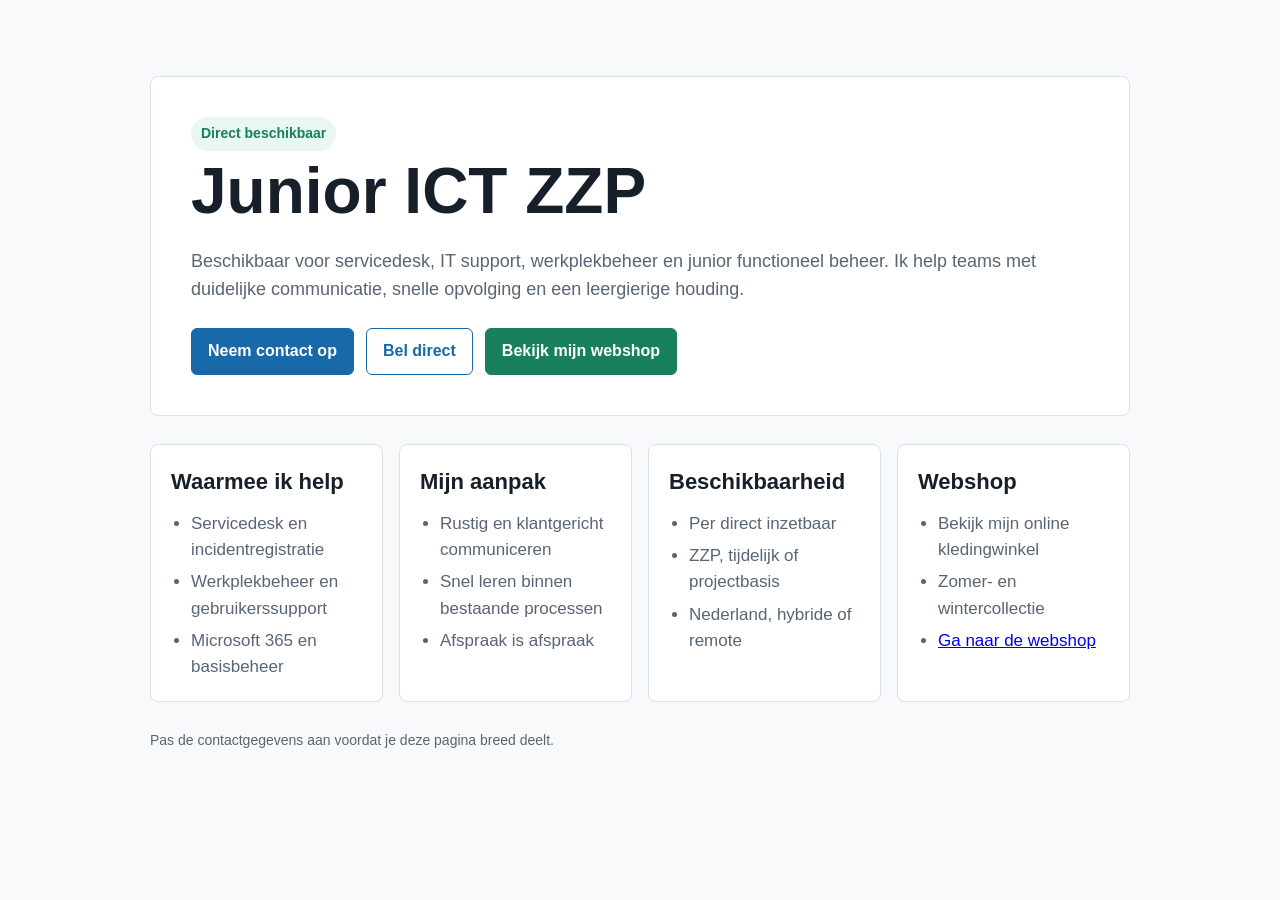
<file: index.html>
<!doctype html>
<html lang="nl">
  <head>
    <meta charset="utf-8">
    <meta name="viewport" content="width=device-width, initial-scale=1">
    <title>Junior ICT ZZP | Direct beschikbaar</title>
    <meta name="description" content="Junior ICT ZZP'er direct beschikbaar voor servicedesk, werkplekbeheer, functioneel beheer en IT support opdrachten.">
    <style>
      :root {
        color-scheme: light;
        --ink: #17202a;
        --muted: #586575;
        --line: #d9e1ea;
        --blue: #1769aa;
        --green: #18805d;
        --paper: #f7f9fb;
        --white: #ffffff;
      }

      * {
        box-sizing: border-box;
      }

      body {
        margin: 0;
        font-family: Arial, Helvetica, sans-serif;
        color: var(--ink);
        background: var(--paper);
        line-height: 1.55;
      }

      main {
        width: min(980px, calc(100% - 32px));
        margin: 0 auto;
        padding: 48px 0;
      }

      .hero {
        display: grid;
        gap: 24px;
        padding: 40px;
        background: var(--white);
        border: 1px solid var(--line);
        border-radius: 8px;
      }

      h1 {
        margin: 0;
        font-size: clamp(34px, 7vw, 64px);
        line-height: 1.02;
        letter-spacing: 0;
      }

      h2 {
        margin: 0 0 12px;
        font-size: 22px;
      }

      p {
        margin: 0;
        color: var(--muted);
        font-size: 18px;
      }

      .actions {
        display: flex;
        flex-wrap: wrap;
        gap: 12px;
      }

      .button {
        display: inline-flex;
        align-items: center;
        justify-content: center;
        min-height: 44px;
        padding: 10px 16px;
        border-radius: 6px;
        border: 1px solid var(--blue);
        color: var(--white);
        background: var(--blue);
        text-decoration: none;
        font-weight: 700;
      }

      .button.secondary {
        color: var(--blue);
        background: var(--white);
      }

      .button.shop {
        border-color: var(--green);
        background: var(--green);
      }

      .grid {
        display: grid;
        grid-template-columns: repeat(auto-fit, minmax(220px, 1fr));
        gap: 16px;
        margin-top: 20px;
      }

      .card {
        min-height: 140px;
        padding: 20px;
        background: var(--white);
        border: 1px solid var(--line);
        border-radius: 8px;
      }

      .status {
        display: inline-flex;
        width: fit-content;
        margin-bottom: 8px;
        padding: 6px 10px;
        border-radius: 999px;
        color: var(--green);
        background: #e9f6f1;
        font-weight: 700;
        font-size: 14px;
      }

      section {
        margin-top: 28px;
      }

      ul {
        margin: 0;
        padding-left: 20px;
        color: var(--muted);
        font-size: 17px;
      }

      li + li {
        margin-top: 6px;
      }

      footer {
        margin-top: 28px;
        color: var(--muted);
        font-size: 14px;
      }

      @media (max-width: 620px) {
        main {
          padding: 24px 0;
        }

        .hero {
          padding: 24px;
        }

        p {
          font-size: 16px;
        }
      }
    </style>
  </head>
  <body>
    <main>
      <section class="hero">
        <div>
          <span class="status">Direct beschikbaar</span>
          <h1>Junior ICT ZZP</h1>
        </div>
        <p>
          Beschikbaar voor servicedesk, IT support, werkplekbeheer en junior functioneel beheer.
          Ik help teams met duidelijke communicatie, snelle opvolging en een leergierige houding.
        </p>
        <div class="actions">
          <a class="button" href="mailto:jouwemail@example.com">Neem contact op</a>
          <a class="button secondary" href="tel:+31600000000">Bel direct</a>
          <a class="button shop" href="/webshop/">Bekijk mijn webshop</a>
        </div>
      </section>

      <section>
        <div class="grid">
          <article class="card">
            <h2>Waarmee ik help</h2>
            <ul>
              <li>Servicedesk en incidentregistratie</li>
              <li>Werkplekbeheer en gebruikerssupport</li>
              <li>Microsoft 365 en basisbeheer</li>
            </ul>
          </article>
          <article class="card">
            <h2>Mijn aanpak</h2>
            <ul>
              <li>Rustig en klantgericht communiceren</li>
              <li>Snel leren binnen bestaande processen</li>
              <li>Afspraak is afspraak</li>
            </ul>
          </article>
          <article class="card">
            <h2>Beschikbaarheid</h2>
            <ul>
              <li>Per direct inzetbaar</li>
              <li>ZZP, tijdelijk of projectbasis</li>
              <li>Nederland, hybride of remote</li>
            </ul>
          </article>
          <article class="card">
            <h2>Webshop</h2>
            <ul>
              <li>Bekijk mijn online kledingwinkel</li>
              <li>Zomer- en wintercollectie</li>
              <li><a href="/webshop/">Ga naar de webshop</a></li>
            </ul>
          </article>
        </div>
      </section>

      <footer>
        Pas de contactgegevens aan voordat je deze pagina breed deelt.
      </footer>
    </main>
  </body>
</html>
</file>
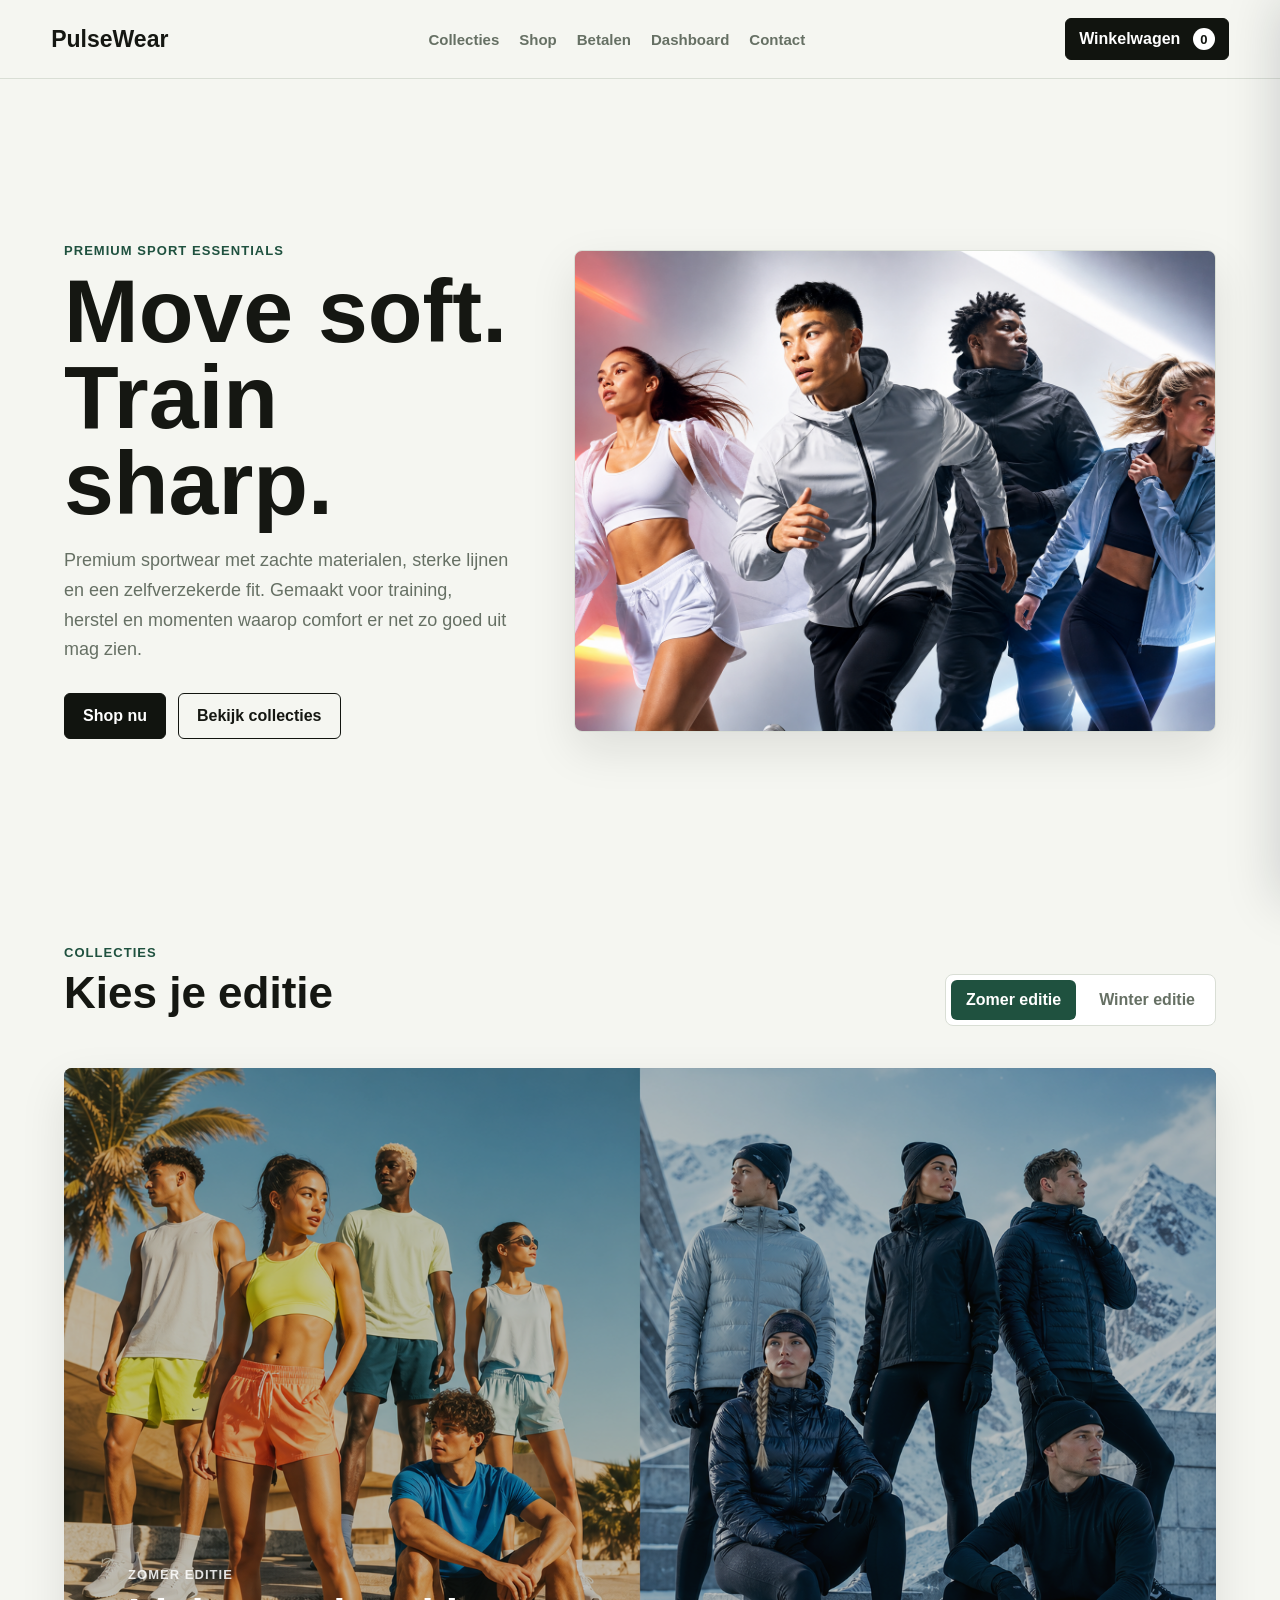
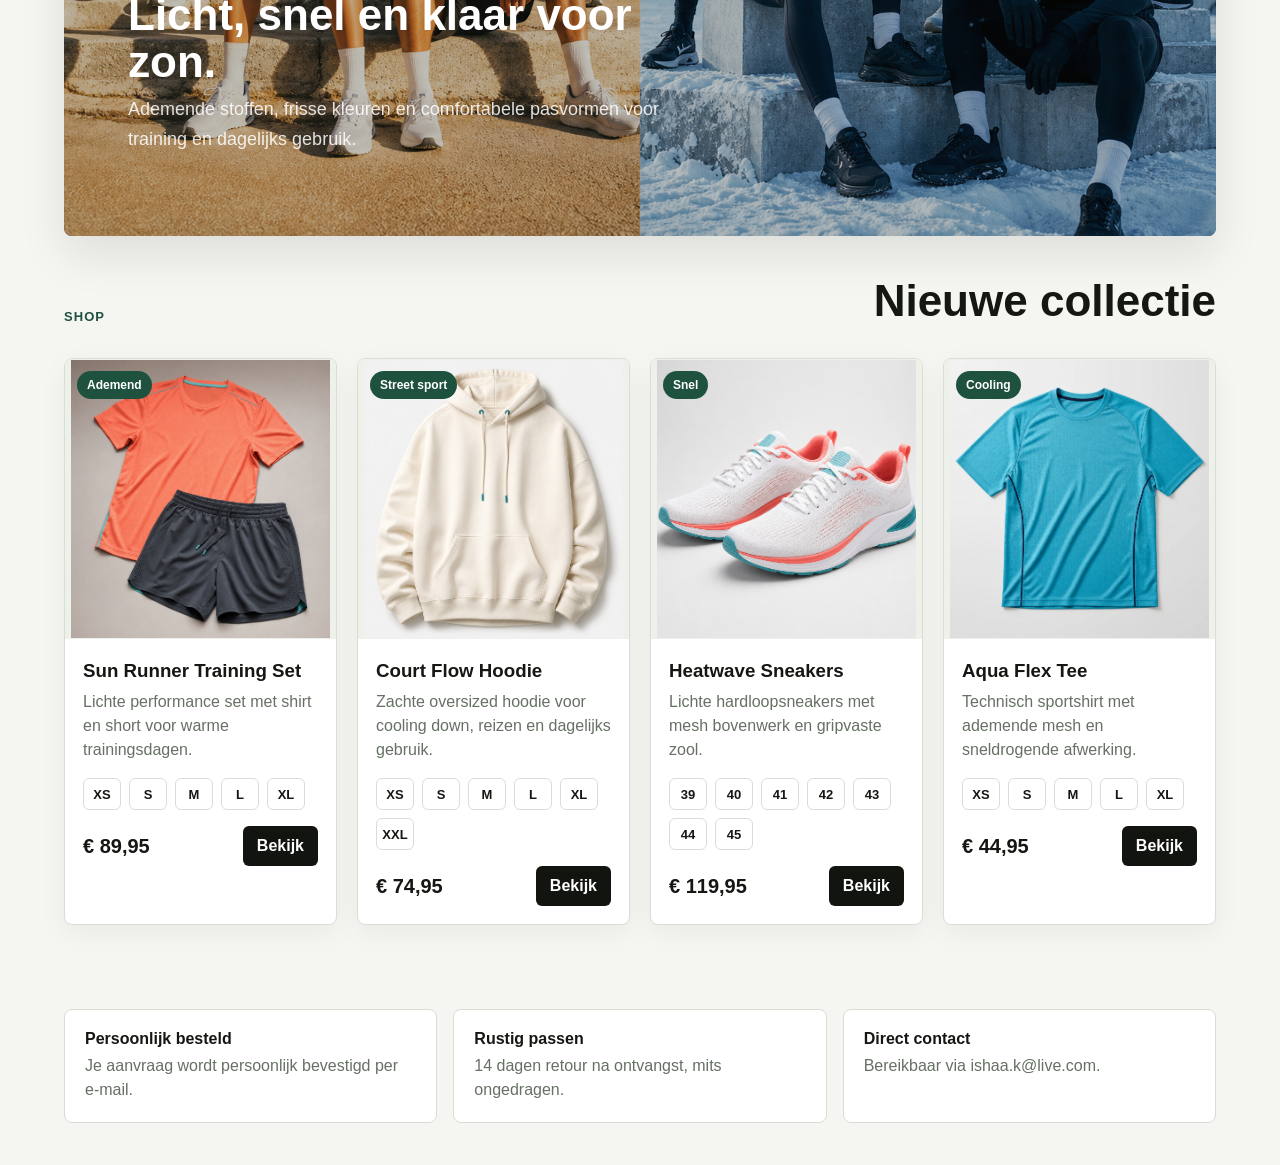
<file: webshop/index.html>
<!doctype html>
<html lang="nl">
  <head>
    <meta charset="utf-8" />
    <meta name="viewport" content="width=device-width, initial-scale=1" />
    <title>PulseWear | Premium sportkleding</title>
    <meta name="description" content="PulseWear premium sportkleding met zomer- en wintercollecties, productgalerijen, maten, bedrijfsinformatie en persoonlijke service." />
    <link rel="stylesheet" href="style.css" />
  </head>
  <body>
    <header class="topbar">
      <a class="brand" href="./">PulseWear</a>
      <nav aria-label="Hoofdnavigatie">
        <a href="collecties.html">Collecties</a>
        <a href="./">Shop</a>
        <a href="betalen.html">Betalen</a>
        <a href="dashboard.html">Dashboard</a>
        <a href="contact.html">Contact</a>
      </nav>
      <button class="cart-button" id="cartToggle" type="button" aria-label="Open winkelwagen">
        Winkelwagen <span id="cartCount">0</span>
      </button>
    </header>

    <main id="home">
      <section class="hero">
        <div class="hero-copy">
          <p class="eyebrow">Premium sport essentials</p>
          <h1>Move soft. Train sharp.</h1>
          <p>
            Premium sportwear met zachte materialen, sterke lijnen en een zelfverzekerde fit.
            Gemaakt voor training, herstel en momenten waarop comfort er net zo goed uit mag zien.
          </p>
          <div class="hero-actions">
            <a class="primary-link" href="#producten">Shop nu</a>
            <a class="ghost-link" href="collecties.html">Bekijk collecties</a>
          </div>
        </div>
        <div class="hero-media" aria-label="Jonge sporters in kledingcollectie">
          <img src="assets/hero-sport.png" alt="Jonge sporters in kleurrijke sportkleding" />
        </div>
      </section>

      <section class="season-switch" id="collecties" aria-label="Seizoen kiezen">
        <div>
          <p class="eyebrow">Collecties</p>
          <h2>Kies je editie</h2>
        </div>
        <div class="tabs" role="tablist" aria-label="Seizoen">
          <button class="tab active" type="button" data-season="summer">Zomer editie</button>
          <button class="tab" type="button" data-season="winter">Winter editie</button>
        </div>
      </section>

      <section class="collection-banner">
        <img src="assets/collections.png" alt="Zomer- en wintercollectie sportkleding" />
        <div class="collection-text">
          <p class="eyebrow" id="seasonLabel">Zomer editie</p>
          <h2 id="seasonTitle">Licht, snel en klaar voor zon.</h2>
          <p id="seasonText">
            Ademend materiaal, frisse kleuren en outfits voor hardlopen, training en straatstijl.
          </p>
        </div>
      </section>

      <section class="shop-section" id="producten">
        <div class="section-heading">
          <p class="eyebrow">Shop</p>
          <h2>Nieuwe collectie</h2>
        </div>
        <div class="product-grid" id="productGrid"></div>
      </section>

      <section class="trust-strip" aria-label="Servicebeloftes">
        <article>
          <strong>Persoonlijk besteld</strong>
          <span>Je aanvraag wordt persoonlijk bevestigd per e-mail.</span>
        </article>
        <article>
          <strong>Rustig passen</strong>
          <span>14 dagen retour na ontvangst, mits ongedragen.</span>
        </article>
        <article>
          <strong>Direct contact</strong>
          <span>Bereikbaar via ishaa.k@live.com.</span>
        </article>
      </section>

    </main>

    <aside class="cart-panel" id="cartPanel" aria-label="Winkelwagen">
      <div class="cart-header">
        <div>
          <p class="eyebrow">Jouw bestelling</p>
          <h2>Winkelwagen</h2>
        </div>
        <button class="icon-button" id="cartClose" type="button" aria-label="Sluit winkelwagen">x</button>
      </div>

      <div class="cart-items" id="cartItems"></div>

      <div class="cart-summary">
        <div class="summary-row">
          <span>Subtotaal</span>
          <strong id="subtotal">€0,00</strong>
        </div>
        <div class="summary-row">
          <span>Verzending</span>
          <strong id="shipping">Gratis</strong>
        </div>
        <div class="summary-row">
          <span>BTW 21% inbegrepen</span>
          <strong id="vat">&euro;0,00</strong>
        </div>
        <div class="summary-row total">
          <span>Totaal</span>
          <strong id="total">€0,00</strong>
        </div>

        <fieldset class="payment-box">
          <legend>Betaalvoorkeur</legend>
          <label><input type="radio" name="payment" checked /> <span class="pay-logo ideal">iDEAL</span></label>
          <label><input type="radio" name="payment" /> <span class="pay-logo visa">VISA</span></label>
          <label><input type="radio" name="payment" /> <span class="pay-logo mastercard"><span></span><span></span> Mastercard</span></label>
          <label><input type="radio" name="payment" /> <span class="pay-logo paypal">PayPal</span></label>
          <label><input type="radio" name="payment" /> <span class="pay-logo klarna">Klarna</span></label>
        </fieldset>

        <button class="checkout-button" id="checkoutButton" type="button">Bestelaanvraag versturen</button>
        <p class="checkout-note" id="checkoutMessage">Je ontvangt na je aanvraag persoonlijk bevestiging en betaalinstructies.</p>
      </div>
    </aside>

    <section class="product-modal" id="productModal" aria-label="Product details" aria-hidden="true">
      <div class="product-dialog">
        <button class="icon-button modal-close" id="modalClose" type="button" aria-label="Sluit product">x</button>
        <div class="detail-gallery">
          <div class="detail-main-image">
            <img id="detailImage" src="assets/collections.png" alt="" />
          </div>
          <div class="detail-thumbs" id="detailThumbs"></div>
        </div>
        <div class="detail-info">
          <p class="eyebrow" id="detailSeason">Zomer editie</p>
          <h2 id="detailName">Product</h2>
          <p id="detailDescription"></p>
          <div class="detail-price" id="detailPrice">&euro;0,00</div>
          <div class="size-picker" id="detailSizes" aria-label="Kies maat"></div>
          <p class="detail-tax">Inclusief 21% btw. Gratis verzending vanaf &euro;100.</p>
          <div class="detail-actions">
            <button class="checkout-button" id="detailAdd" type="button">Toevoegen aan winkelwagen</button>
            <button class="ghost-link" id="detailZoom" type="button">Zoom foto</button>
          </div>
        </div>
      </div>
    </section>

    <div class="overlay" id="overlay"></div>
    <script src="script.js"></script>
  </body>
</html>
</file>
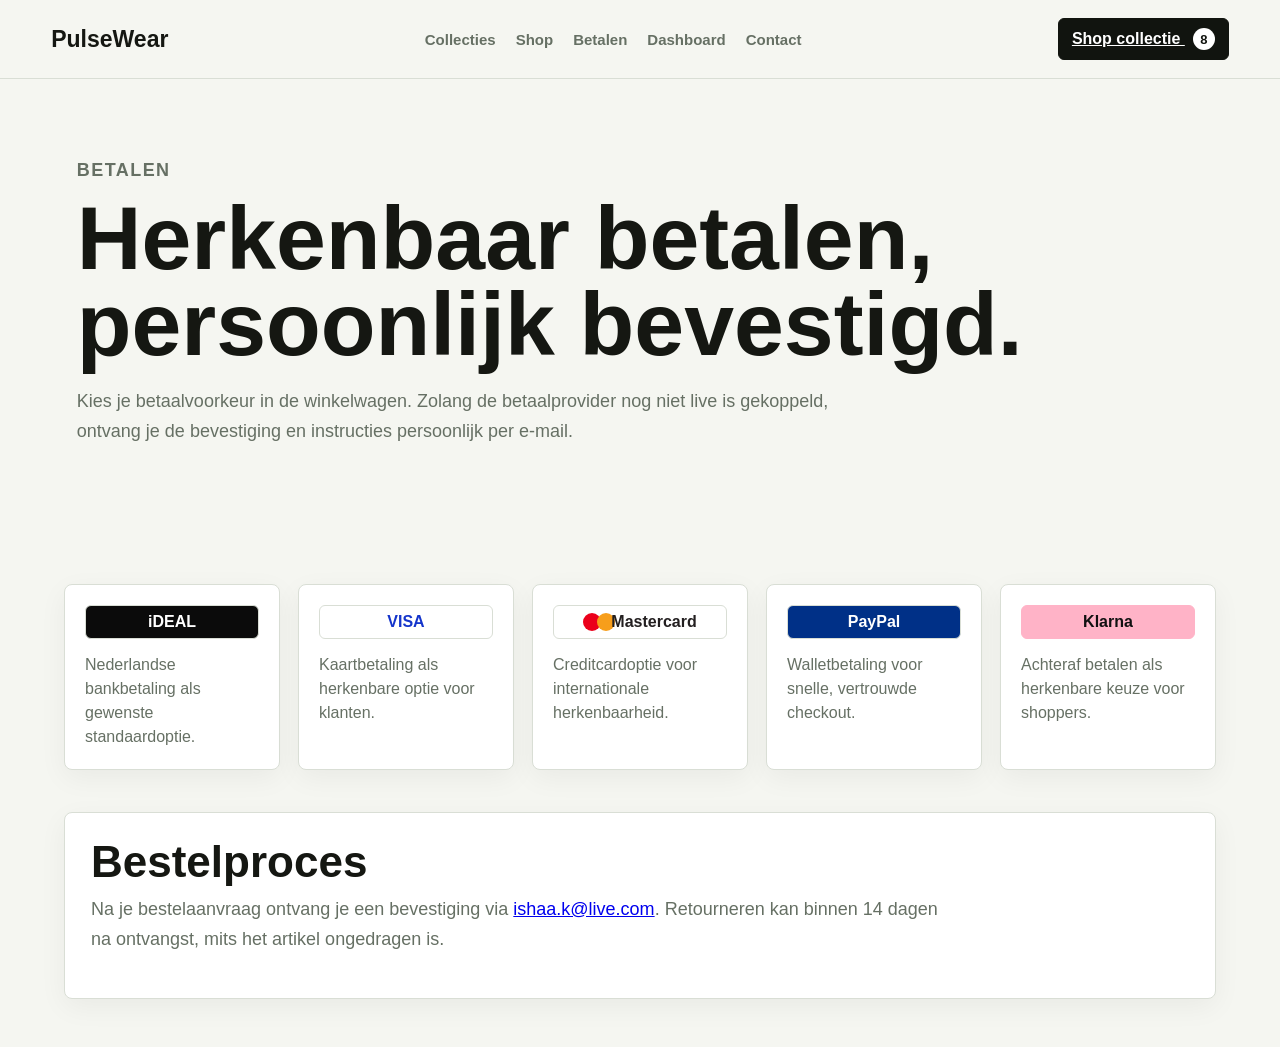
<file: webshop/betalen.html>
<!doctype html>
<html lang="nl">
  <head>
    <meta charset="utf-8" />
    <meta name="viewport" content="width=device-width, initial-scale=1" />
    <title>Betalen | PulseWear</title>
    <meta name="description" content="Betaalopties en bestelproces van PulseWear." />
    <link rel="stylesheet" href="style.css" />
  </head>
  <body>
    <header class="topbar">
      <a class="brand" href="./">PulseWear</a>
      <nav aria-label="Hoofdnavigatie">
        <a href="collecties.html">Collecties</a>
        <a href="./">Shop</a>
        <a href="betalen.html">Betalen</a>
        <a href="dashboard.html">Dashboard</a>
        <a href="contact.html">Contact</a>
      </nav>
      <a class="cart-button" href="./#producten">Shop collectie <span>8</span></a>
    </header>

    <main>
      <section class="page-hero compact">
        <div>
          <p class="eyebrow">Betalen</p>
          <h1>Herkenbaar betalen, persoonlijk bevestigd.</h1>
          <p>
            Kies je betaalvoorkeur in de winkelwagen. Zolang de betaalprovider
            nog niet live is gekoppeld, ontvang je de bevestiging en instructies
            persoonlijk per e-mail.
          </p>
        </div>
      </section>

      <section class="payment-page">
        <article class="payment-card">
          <span class="pay-logo ideal">iDEAL</span>
          <p>Nederlandse bankbetaling als gewenste standaardoptie.</p>
        </article>
        <article class="payment-card">
          <span class="pay-logo visa">VISA</span>
          <p>Kaartbetaling als herkenbare optie voor klanten.</p>
        </article>
        <article class="payment-card">
          <span class="pay-logo mastercard"><span></span><span></span> Mastercard</span>
          <p>Creditcardoptie voor internationale herkenbaarheid.</p>
        </article>
        <article class="payment-card">
          <span class="pay-logo paypal">PayPal</span>
          <p>Walletbetaling voor snelle, vertrouwde checkout.</p>
        </article>
        <article class="payment-card">
          <span class="pay-logo klarna">Klarna</span>
          <p>Achteraf betalen als herkenbare keuze voor shoppers.</p>
        </article>
      </section>

      <section class="policy-band">
        <h2>Bestelproces</h2>
        <p>
          Na je bestelaanvraag ontvang je een bevestiging via
          <a href="mailto:ishaa.k@live.com">ishaa.k@live.com</a>. Retourneren kan
          binnen 14 dagen na ontvangst, mits het artikel ongedragen is.
        </p>
      </section>
    </main>
  </body>
</html>
</file>
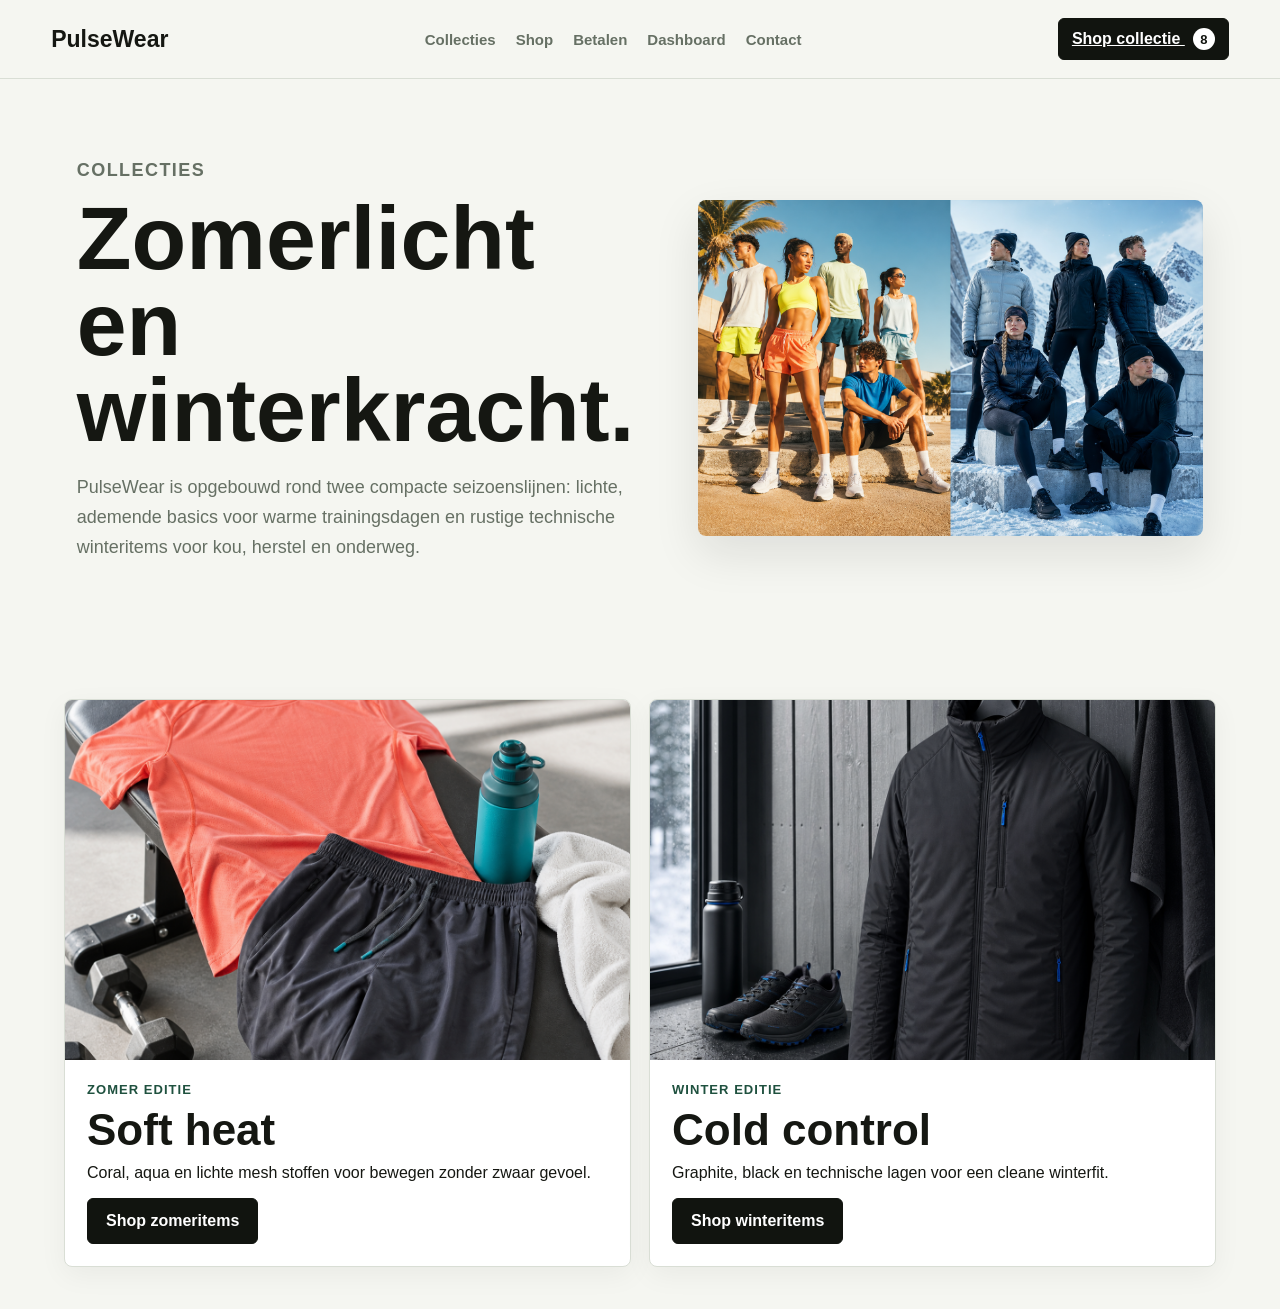
<file: webshop/collecties.html>
<!doctype html>
<html lang="nl">
  <head>
    <meta charset="utf-8" />
    <meta name="viewport" content="width=device-width, initial-scale=1" />
    <title>Collecties | PulseWear</title>
    <meta name="description" content="Bekijk de zomer- en wintercollecties van PulseWear." />
    <link rel="stylesheet" href="style.css" />
  </head>
  <body>
    <header class="topbar">
      <a class="brand" href="./">PulseWear</a>
      <nav aria-label="Hoofdnavigatie">
        <a href="collecties.html">Collecties</a>
        <a href="./">Shop</a>
        <a href="betalen.html">Betalen</a>
        <a href="dashboard.html">Dashboard</a>
        <a href="contact.html">Contact</a>
      </nav>
      <a class="cart-button" href="./#producten">Shop collectie <span>8</span></a>
    </header>

    <main>
      <section class="page-hero">
        <div>
          <p class="eyebrow">Collecties</p>
          <h1>Zomerlicht en winterkracht.</h1>
          <p>
            PulseWear is opgebouwd rond twee compacte seizoenslijnen: lichte,
            ademende basics voor warme trainingsdagen en rustige technische
            winteritems voor kou, herstel en onderweg.
          </p>
        </div>
        <img src="assets/collections.png" alt="PulseWear zomer- en wintercollectie" />
      </section>

      <section class="info-grid two">
        <article>
          <img src="assets/sun-runner-lifestyle.png" alt="Zomer sportcollectie" />
          <div>
            <p class="eyebrow">Zomer editie</p>
            <h2>Soft heat</h2>
            <p>Coral, aqua en lichte mesh stoffen voor bewegen zonder zwaar gevoel.</p>
            <a class="primary-link" href="./#producten">Shop zomeritems</a>
          </div>
        </article>
        <article>
          <img src="assets/ice-guard-lifestyle.png" alt="Winter sportcollectie" />
          <div>
            <p class="eyebrow">Winter editie</p>
            <h2>Cold control</h2>
            <p>Graphite, black en technische lagen voor een cleane winterfit.</p>
            <a class="primary-link" href="./#collecties">Shop winteritems</a>
          </div>
        </article>
      </section>
    </main>
  </body>
</html>
</file>
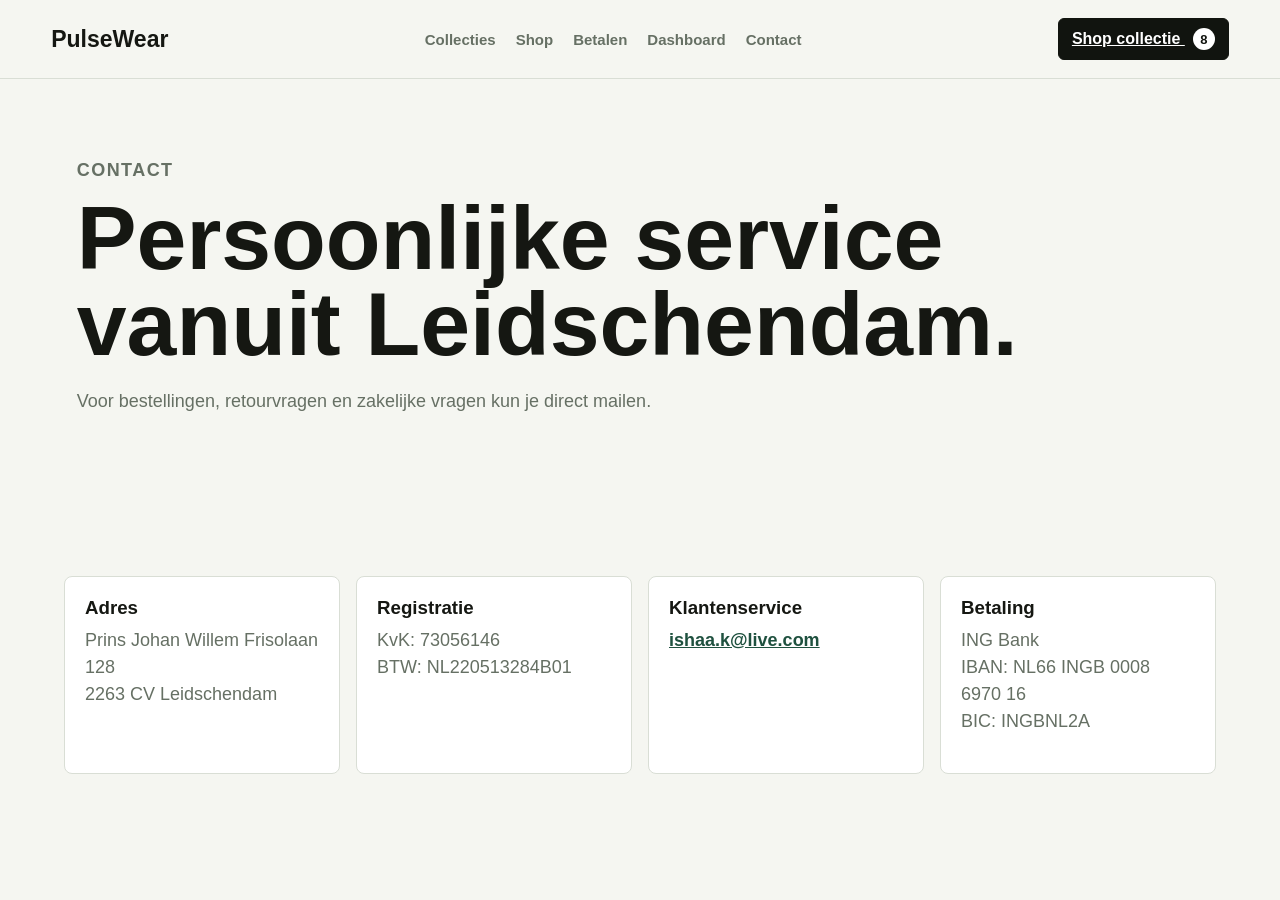
<file: webshop/contact.html>
<!doctype html>
<html lang="nl">
  <head>
    <meta charset="utf-8" />
    <meta name="viewport" content="width=device-width, initial-scale=1" />
    <title>Contact | PulseWear</title>
    <meta name="description" content="Contact- en bedrijfsgegevens van PulseWear." />
    <link rel="stylesheet" href="style.css" />
  </head>
  <body>
    <header class="topbar">
      <a class="brand" href="./">PulseWear</a>
      <nav aria-label="Hoofdnavigatie">
        <a href="collecties.html">Collecties</a>
        <a href="./">Shop</a>
        <a href="betalen.html">Betalen</a>
        <a href="dashboard.html">Dashboard</a>
        <a href="contact.html">Contact</a>
      </nav>
      <a class="cart-button" href="./#producten">Shop collectie <span>8</span></a>
    </header>

    <main>
      <section class="page-hero compact">
        <div>
          <p class="eyebrow">Contact</p>
          <h1>Persoonlijke service vanuit Leidschendam.</h1>
          <p>Voor bestellingen, retourvragen en zakelijke vragen kun je direct mailen.</p>
        </div>
      </section>

      <section class="company-info standalone">
        <div class="company-grid">
          <article>
            <h3>Adres</h3>
            <p>Prins Johan Willem Frisolaan 128<br />2263 CV Leidschendam</p>
          </article>
          <article>
            <h3>Registratie</h3>
            <p>KvK: 73056146<br />BTW: NL220513284B01</p>
          </article>
          <article>
            <h3>Klantenservice</h3>
            <p><a href="mailto:ishaa.k@live.com">ishaa.k@live.com</a></p>
          </article>
          <article>
            <h3>Betaling</h3>
            <p>ING Bank<br />IBAN: NL66 INGB 0008 6970 16<br />BIC: INGBNL2A</p>
          </article>
        </div>
      </section>
    </main>
  </body>
</html>
</file>
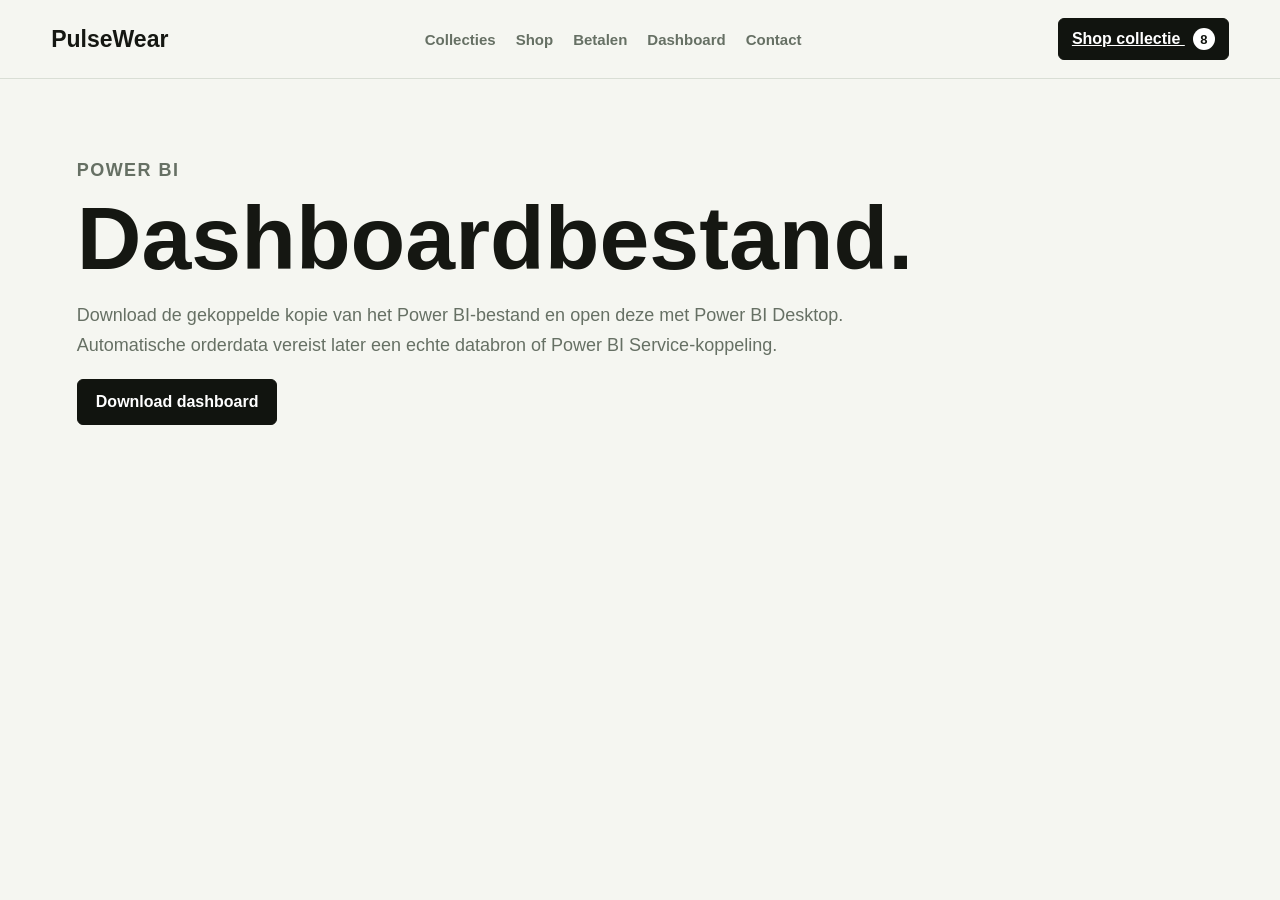
<file: webshop/dashboard.html>
<!doctype html>
<html lang="nl">
  <head>
    <meta charset="utf-8" />
    <meta name="viewport" content="width=device-width, initial-scale=1" />
    <title>Dashboard | PulseWear</title>
    <meta name="description" content="Download het PulseWear Power BI-dashboardbestand." />
    <link rel="stylesheet" href="style.css" />
  </head>
  <body>
    <header class="topbar">
      <a class="brand" href="./">PulseWear</a>
      <nav aria-label="Hoofdnavigatie">
        <a href="collecties.html">Collecties</a>
        <a href="./">Shop</a>
        <a href="betalen.html">Betalen</a>
        <a href="dashboard.html">Dashboard</a>
        <a href="contact.html">Contact</a>
      </nav>
      <a class="cart-button" href="./#producten">Shop collectie <span>8</span></a>
    </header>

    <main>
      <section class="page-hero compact">
        <div>
          <p class="eyebrow">Power BI</p>
          <h1>Dashboardbestand.</h1>
          <p>
            Download de gekoppelde kopie van het Power BI-bestand en open deze
            met Power BI Desktop. Automatische orderdata vereist later een echte
            databron of Power BI Service-koppeling.
          </p>
          <a class="primary-link" href="downloads/dashboardaggo.pbix" download>Download dashboard</a>
        </div>
      </section>
    </main>
  </body>
</html>
</file>
<file: webshop/style.css>
* {
  box-sizing: border-box;
}

:root {
  --bg: #f5f6f1;
  --ink: #151712;
  --muted: #667064;
  --line: #d9ded5;
  --surface: #ffffff;
  --surface-soft: #eef1ea;
  --accent: #1f513f;
  --accent-2: #c85f36;
  --dark: #11140f;
  --shadow: 0 18px 46px rgba(21, 23, 18, 0.1);
}

body {
  margin: 0;
  font-family: Arial, Helvetica, sans-serif;
  color: var(--ink);
  background: var(--bg);
  overflow-x: hidden;
}

body[data-season="winter"] {
  --bg: #f2f5f6;
  --surface-soft: #e9eef0;
  --accent: #173c66;
  --accent-2: #46637a;
}

button,
a {
  font: inherit;
}

button {
  cursor: pointer;
}

img {
  display: block;
  max-width: 100%;
}

.topbar {
  position: sticky;
  top: 0;
  z-index: 20;
  display: flex;
  align-items: center;
  justify-content: space-between;
  gap: 20px;
  padding: 18px clamp(18px, 4vw, 56px);
  background: rgba(245, 246, 241, 0.94);
  border-bottom: 1px solid var(--line);
  backdrop-filter: blur(16px);
}

.brand {
  color: var(--ink);
  font-size: 23px;
  font-weight: 900;
  text-decoration: none;
}

nav {
  display: flex;
  gap: 20px;
}

nav a {
  color: var(--muted);
  font-size: 15px;
  font-weight: 800;
  text-decoration: none;
}

nav a:hover {
  color: var(--ink);
}

.cart-button,
.primary-link,
.ghost-link,
.buy-row button,
.checkout-button {
  border-radius: 6px;
  font-weight: 800;
}

.cart-button {
  min-height: 42px;
  padding: 9px 13px;
  border: 1px solid var(--dark);
  color: white;
  background: var(--dark);
}

.cart-button span {
  display: inline-grid;
  min-width: 22px;
  height: 22px;
  margin-left: 8px;
  place-items: center;
  border-radius: 999px;
  color: var(--dark);
  background: white;
  font-size: 13px;
}

.hero {
  display: grid;
  grid-template-columns: 0.82fr 1.18fr;
  min-height: calc(100vh - 76px);
  align-items: center;
  gap: clamp(28px, 5vw, 76px);
  padding: clamp(28px, 5vw, 72px);
}

.hero-copy {
  max-width: 620px;
}

.eyebrow {
  margin: 0 0 10px;
  color: var(--accent);
  font-size: 13px;
  font-weight: 900;
  letter-spacing: 0.08em;
  text-transform: uppercase;
}

h1,
h2,
h3,
p {
  margin-top: 0;
}

h1 {
  margin-bottom: 20px;
  font-size: clamp(44px, 7vw, 90px);
  line-height: 0.96;
  letter-spacing: 0;
}

h2 {
  margin-bottom: 10px;
  font-size: clamp(28px, 4vw, 44px);
  line-height: 1.05;
}

h3 {
  margin-bottom: 8px;
}

.hero-copy p:not(.eyebrow),
.checkout-preview p,
.collection-text p:not(.eyebrow),
.company-info p {
  color: var(--muted);
  font-size: 18px;
  line-height: 1.65;
}

.hero-actions {
  display: flex;
  flex-wrap: wrap;
  gap: 12px;
  margin-top: 28px;
}

.primary-link,
.ghost-link {
  display: inline-flex;
  min-height: 46px;
  align-items: center;
  justify-content: center;
  padding: 0 18px;
  border: 1px solid var(--dark);
  text-decoration: none;
}

.primary-link {
  color: white;
  background: var(--dark);
}

.ghost-link {
  color: var(--ink);
  background: transparent;
}

.hero-media {
  min-height: 480px;
  overflow: hidden;
  border-radius: 8px;
  border: 1px solid var(--line);
  background: var(--surface-soft);
  box-shadow: var(--shadow);
}

.hero-media img {
  width: 100%;
  height: 100%;
  min-height: 480px;
  object-fit: cover;
}

.season-switch,
.shop-section,
.checkout-preview,
.dashboard-download,
.company-info,
.trust-strip {
  padding: 42px clamp(18px, 5vw, 72px);
}

.season-switch,
.section-heading {
  display: flex;
  align-items: end;
  justify-content: space-between;
  gap: 20px;
}

.tabs {
  display: flex;
  gap: 8px;
  padding: 5px;
  border: 1px solid var(--line);
  border-radius: 8px;
  background: var(--surface);
}

.tab {
  border: 0;
  border-radius: 6px;
  padding: 11px 15px;
  color: var(--muted);
  background: transparent;
  font-weight: 800;
}

.tab.active {
  color: white;
  background: var(--accent);
}

.collection-banner {
  position: relative;
  min-height: 430px;
  margin: 0 clamp(18px, 5vw, 72px);
  overflow: hidden;
  border-radius: 8px;
  background: var(--dark);
  box-shadow: var(--shadow);
}

.collection-banner img {
  width: 100%;
  height: 100%;
  min-height: 430px;
  object-fit: cover;
  opacity: 0.74;
}

.collection-text {
  position: absolute;
  left: clamp(22px, 5vw, 64px);
  bottom: clamp(22px, 5vw, 64px);
  max-width: 560px;
  color: white;
}

.collection-text .eyebrow,
.collection-text p:not(.eyebrow) {
  color: rgba(255, 255, 255, 0.86);
}

.product-grid {
  display: grid;
  grid-template-columns: repeat(4, minmax(0, 1fr));
  gap: 20px;
  margin-top: 24px;
}

.product-card {
  overflow: hidden;
  border: 1px solid var(--line);
  border-radius: 8px;
  background: var(--surface);
  box-shadow: 0 8px 28px rgba(21, 23, 18, 0.05);
  transition: transform 180ms ease, box-shadow 180ms ease;
}

.product-card:hover {
  transform: translateY(-4px);
  box-shadow: var(--shadow);
}

.product-image {
  position: relative;
  width: 100%;
  height: 280px;
  overflow: hidden;
  border: 0;
  background: var(--surface-soft);
}

.product-image img {
  width: 100%;
  height: 100%;
  object-fit: cover;
  transition: transform 220ms ease;
}

.product-card:hover .product-image img {
  transform: scale(1.035);
}

.product-image span {
  position: absolute;
  top: 12px;
  left: 12px;
  padding: 7px 10px;
  border-radius: 999px;
  color: white;
  background: var(--accent);
  font-size: 12px;
  font-weight: 900;
}

.product-info {
  padding: 18px;
}

.product-info p {
  min-height: 70px;
  color: var(--muted);
  line-height: 1.5;
}

.size-preview,
.size-picker {
  display: flex;
  flex-wrap: wrap;
  gap: 8px;
}

.size-preview {
  margin: 12px 0 16px;
}

.size-preview span,
.size-picker span {
  display: inline-flex;
  min-width: 38px;
  min-height: 32px;
  align-items: center;
  justify-content: center;
  border: 1px solid var(--line);
  border-radius: 6px;
  color: var(--ink);
  background: var(--surface);
  font-size: 13px;
  font-weight: 800;
}

.buy-row {
  display: flex;
  align-items: center;
  justify-content: space-between;
  gap: 12px;
}

.buy-row strong {
  font-size: 20px;
}

.buy-row button,
.checkout-button {
  border: 0;
  color: white;
  background: var(--dark);
}

.buy-row button {
  min-height: 40px;
  padding: 0 14px;
}

.trust-strip {
  display: grid;
  grid-template-columns: repeat(3, 1fr);
  gap: 16px;
}

.trust-strip article,
.company-grid article {
  padding: 20px;
  border: 1px solid var(--line);
  border-radius: 8px;
  background: var(--surface);
}

.trust-strip strong {
  display: block;
  margin-bottom: 6px;
}

.trust-strip span,
.company-grid p,
.checkout-note,
.detail-tax {
  color: var(--muted);
  line-height: 1.5;
}

.checkout-preview {
  display: grid;
  grid-template-columns: 0.8fr 1.2fr;
  gap: 26px;
  align-items: center;
  background: var(--surface-soft);
}

.dashboard-download {
  display: grid;
  grid-template-columns: minmax(0, 1fr) auto;
  gap: 24px;
  align-items: center;
  border-top: 1px solid var(--line);
  border-bottom: 1px solid var(--line);
  background: var(--surface);
}

.dashboard-download p {
  max-width: 760px;
  color: var(--muted);
  font-size: 18px;
  line-height: 1.65;
}

.payment-strip {
  display: flex;
  flex-wrap: wrap;
  gap: 10px;
}

.payment-strip span {
  padding: 12px 14px;
  border: 1px solid var(--line);
  border-radius: 6px;
  background: var(--surface);
  font-weight: 900;
}

.pay-logo {
  display: inline-flex;
  min-height: 34px;
  align-items: center;
  justify-content: center;
  gap: 6px;
  padding: 7px 12px;
  border: 1px solid var(--line);
  border-radius: 6px;
  background: white;
  color: var(--ink);
  font-weight: 900;
  line-height: 1;
}

.pay-logo.ideal {
  color: white;
  background: #0b0b0b;
}

.pay-logo.visa {
  color: #1434cb;
  background: #ffffff;
}

.pay-logo.mastercard {
  color: #231f20;
}

.pay-logo.mastercard span {
  width: 18px;
  height: 18px;
  margin-right: -10px;
  border-radius: 999px;
}

.pay-logo.mastercard span:first-child {
  background: #eb001b;
}

.pay-logo.mastercard span:nth-child(2) {
  background: #f79e1b;
}

.pay-logo.paypal {
  color: white;
  background: #003087;
}

.pay-logo.klarna {
  color: #111;
  background: #ffb3c7;
  border-color: #ffb3c7;
}

.payment-page,
.info-grid {
  display: grid;
  gap: 18px;
  padding: 42px clamp(18px, 5vw, 72px);
}

.payment-page {
  grid-template-columns: repeat(5, minmax(0, 1fr));
}

.payment-card,
.info-grid article,
.policy-band {
  border: 1px solid var(--line);
  border-radius: 8px;
  background: var(--surface);
  box-shadow: 0 8px 28px rgba(21, 23, 18, 0.05);
}

.payment-card {
  display: grid;
  gap: 14px;
  align-content: start;
  padding: 20px;
}

.payment-card p {
  margin: 0;
  color: var(--muted);
  line-height: 1.5;
}

.page-hero {
  display: grid;
  grid-template-columns: 0.9fr 1.1fr;
  gap: clamp(24px, 5vw, 70px);
  align-items: center;
  padding: clamp(34px, 6vw, 78px);
}

.page-hero.compact {
  grid-template-columns: 1fr;
}

.page-hero p {
  max-width: 780px;
  color: var(--muted);
  font-size: 18px;
  line-height: 1.65;
}

.page-hero img {
  width: 100%;
  max-height: 560px;
  border-radius: 8px;
  object-fit: cover;
  box-shadow: var(--shadow);
}

.info-grid.two {
  grid-template-columns: repeat(2, minmax(0, 1fr));
}

.info-grid article {
  overflow: hidden;
}

.info-grid article img {
  width: 100%;
  height: 360px;
  object-fit: cover;
}

.info-grid article div {
  padding: 22px;
}

.policy-band {
  margin: 0 clamp(18px, 5vw, 72px) 48px;
  padding: 26px;
}

.policy-band p {
  max-width: 860px;
  color: var(--muted);
  font-size: 18px;
  line-height: 1.65;
}

.company-grid {
  display: grid;
  grid-template-columns: repeat(4, 1fr);
  gap: 16px;
  margin-top: 22px;
}

.company-grid a {
  color: var(--accent);
  font-weight: 800;
}

.cart-panel {
  position: fixed;
  top: 0;
  right: 0;
  z-index: 40;
  display: grid;
  grid-template-rows: auto 1fr auto;
  width: min(460px, 100vw);
  height: 100vh;
  padding: 22px;
  background: var(--surface);
  box-shadow: -24px 0 50px rgba(17, 24, 39, 0.18);
  transform: translateX(105%);
  transition: transform 220ms ease;
}

.cart-panel.open {
  transform: translateX(0);
}

.cart-header,
.summary-row,
.cart-item,
.quantity {
  display: flex;
  align-items: center;
}

.cart-header,
.summary-row,
.cart-item {
  justify-content: space-between;
  gap: 16px;
}

.icon-button {
  width: 38px;
  height: 38px;
  border: 1px solid var(--line);
  border-radius: 999px;
  background: var(--surface);
}

.cart-items {
  overflow: auto;
  padding: 12px 0;
}

.empty-cart {
  color: var(--muted);
}

.cart-item {
  padding: 14px 0;
  border-bottom: 1px solid var(--line);
}

.cart-item img {
  width: 72px;
  height: 72px;
  flex: 0 0 auto;
  border-radius: 6px;
  object-fit: cover;
}

.cart-item h3 {
  margin-bottom: 4px;
  font-size: 16px;
}

.cart-item p {
  margin-bottom: 0;
  color: var(--muted);
  font-size: 14px;
}

.quantity {
  gap: 10px;
}

.quantity button {
  width: 30px;
  height: 30px;
  border: 1px solid var(--line);
  border-radius: 999px;
  background: var(--surface);
}

.cart-summary {
  border-top: 1px solid var(--line);
  padding-top: 18px;
}

.summary-row {
  margin-bottom: 10px;
}

.summary-row.total {
  font-size: 20px;
}

.payment-box {
  display: grid;
  grid-template-columns: repeat(2, 1fr);
  gap: 10px;
  margin: 18px 0;
  padding: 14px;
  border: 1px solid var(--line);
  border-radius: 8px;
}

.payment-box legend {
  padding: 0 6px;
  font-weight: 900;
}

.payment-box label {
  color: var(--muted);
  font-size: 14px;
  font-weight: 700;
}

.checkout-button {
  width: 100%;
  min-height: 48px;
  padding: 12px 16px;
}

.checkout-note {
  margin: 12px 0 0;
  font-size: 14px;
}

.overlay {
  position: fixed;
  inset: 0;
  z-index: 30;
  display: none;
  background: rgba(17, 24, 39, 0.42);
}

.overlay.show {
  display: block;
}

.product-modal {
  position: fixed;
  inset: 0;
  z-index: 50;
  display: none;
  align-items: center;
  justify-content: center;
  padding: 22px;
  pointer-events: none;
}

.product-modal.open {
  display: flex;
  pointer-events: auto;
}

.product-dialog {
  position: relative;
  display: grid;
  grid-template-columns: minmax(0, 1.08fr) minmax(340px, 0.92fr);
  gap: 26px;
  width: min(1120px, 100%);
  max-height: calc(100vh - 44px);
  overflow: auto;
  padding: 22px;
  border-radius: 8px;
  background: var(--surface);
  box-shadow: 0 30px 80px rgba(17, 24, 39, 0.34);
}

.modal-close {
  position: absolute;
  top: 16px;
  right: 16px;
  z-index: 2;
}

.detail-main-image {
  height: min(62vh, 620px);
  overflow: hidden;
  border-radius: 8px;
  background: var(--surface-soft);
}

.detail-main-image img {
  width: 100%;
  height: 100%;
  object-fit: cover;
  transition: transform 220ms ease;
}

.detail-main-image img.zoomed {
  transform: scale(1.45);
}

.detail-thumbs {
  display: grid;
  grid-template-columns: repeat(3, 1fr);
  gap: 10px;
  margin-top: 10px;
}

.detail-thumbs button {
  height: 98px;
  overflow: hidden;
  border: 2px solid transparent;
  border-radius: 6px;
  padding: 0;
  background: var(--surface-soft);
}

.detail-thumbs button.active {
  border-color: var(--accent);
}

.detail-thumbs img {
  width: 100%;
  height: 100%;
  object-fit: cover;
}

.detail-info {
  align-self: center;
  padding: 20px;
}

.detail-price {
  margin: 18px 0 14px;
  font-size: 34px;
  font-weight: 900;
}

.size-picker {
  margin: 0 0 18px;
}

.size-picker label {
  cursor: pointer;
}

.size-picker input {
  position: absolute;
  opacity: 0;
  pointer-events: none;
}

.size-picker input:checked + span {
  border-color: var(--dark);
  color: white;
  background: var(--dark);
}

.detail-actions {
  display: flex;
  flex-wrap: wrap;
  gap: 10px;
  margin-top: 20px;
}

.detail-actions .checkout-button {
  width: auto;
  min-width: 230px;
}

@media (max-width: 980px) {
  .hero,
  .page-hero,
  .checkout-preview,
  .dashboard-download,
  .product-dialog {
    grid-template-columns: 1fr;
  }

  .product-grid {
    grid-template-columns: repeat(2, minmax(0, 1fr));
  }

  .trust-strip,
  .company-grid,
  .payment-page,
  .info-grid.two {
    grid-template-columns: 1fr;
  }
}

@media (max-width: 680px) {
  .topbar {
    align-items: flex-start;
    flex-direction: column;
  }

  nav {
    flex-wrap: wrap;
  }

  .hero {
    min-height: auto;
    padding-top: 30px;
  }

  .hero-media,
  .hero-media img {
    min-height: 320px;
  }

  .season-switch,
  .section-heading {
    align-items: flex-start;
    flex-direction: column;
  }

  .product-grid {
    grid-template-columns: 1fr;
  }

  .payment-box {
    grid-template-columns: 1fr;
  }
}
</file>
